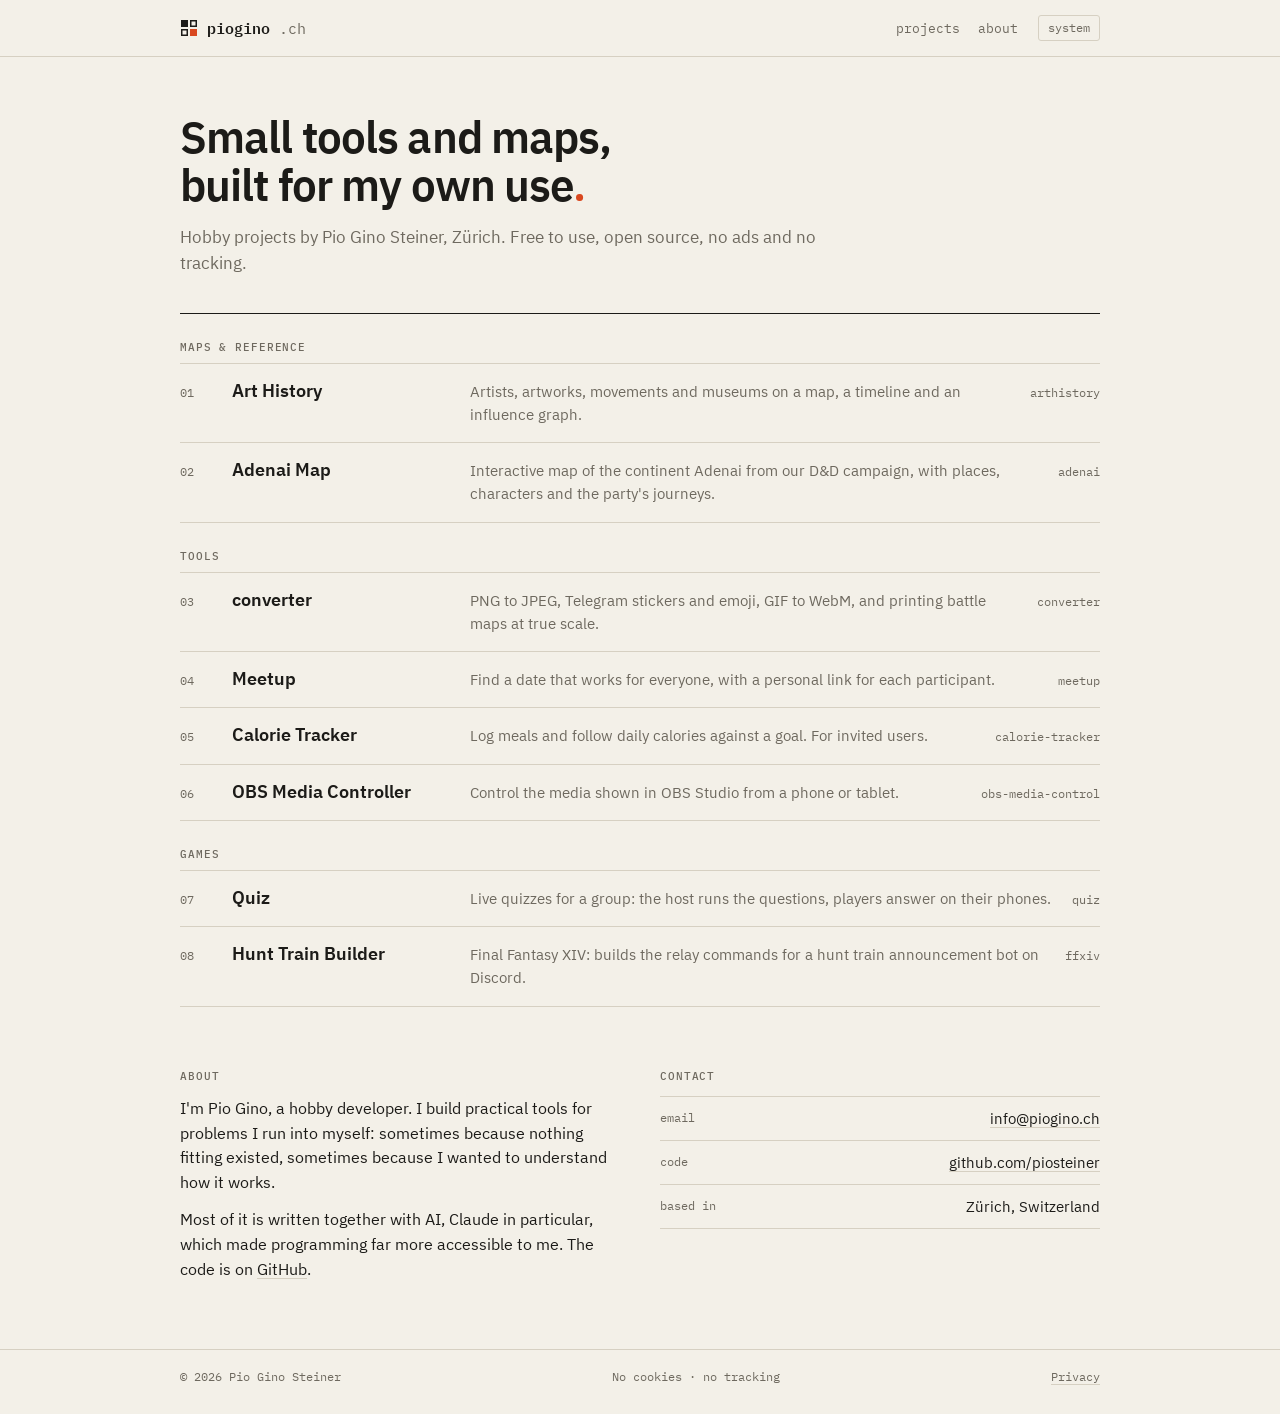
<file: index.html>
<!doctype html>
<html lang="en">
<head>
  <meta charset="utf-8">
  <meta name="viewport" content="width=device-width, initial-scale=1">
  <title>piogino.ch</title>
  <meta name="description" content="Pio Gino Steiner's hobby projects: art history map, D&amp;D campaign map, file converters, meetup planner and more.">
  <link rel="canonical" href="https://piogino.ch/">
  <link rel="icon" href="/assets/icon.svg" type="image/svg+xml">
  <meta name="theme-color" content="#f3f0e8" media="(prefers-color-scheme: light)">
  <meta name="theme-color" content="#151412" media="(prefers-color-scheme: dark)">
  <link rel="stylesheet" href="/assets/site.css">
  <script>try{var t=localStorage.getItem('preferred-theme');if(t==='light'||t==='dark')document.documentElement.dataset.theme=t}catch(e){}</script>
</head>
<body>
  <header class="site-head">
    <div class="wrap">
      <a class="mark" href="/"><svg viewBox="0 0 18 18" aria-hidden="true"><rect x="1" y="1" width="7" height="7" fill="currentColor"/><rect x="10.75" y="1.75" width="5.5" height="5.5" fill="none" stroke="currentColor" stroke-width="1.5"/><rect x="1.75" y="10.75" width="5.5" height="5.5" fill="none" stroke="currentColor" stroke-width="1.5"/><rect x="10" y="10" width="7" height="7" fill="var(--accent)"/></svg>piogino<span>.ch</span></a>
      <nav class="head-nav" aria-label="Sections">
        <a href="#projects">projects</a>
        <a href="#about">about</a>
      </nav>
      <button class="theme-btn" type="button">system</button>
    </div>
  </header>

  <main class="wrap">
    <div class="intro">
      <h1>Small tools and maps,<br>built for my own use<span class="accent">.</span></h1>
      <p>Hobby projects by Pio Gino Steiner, Zürich. Free to use, open source, no ads and no tracking.</p>
    </div>

    <ol class="index" id="projects">
      <li class="index-group">Maps &amp; reference</li>
      <li><a href="https://arthistory.piogino.ch">
        <span class="n">01</span>
        <span class="t">Art History</span>
        <span class="d">Artists, artworks, movements and museums on a map, a timeline and an influence graph.</span>
        <span class="w">arthistory</span>
      </a></li>
      <li><a href="https://adenai.piogino.ch">
        <span class="n">02</span>
        <span class="t">Adenai Map</span>
        <span class="d">Interactive map of the continent Adenai from our D&amp;D campaign, with places, characters and the party's journeys.</span>
        <span class="w">adenai</span>
      </a></li>

      <li class="index-group">Tools</li>
      <li><a href="https://converter.piogino.ch">
        <span class="n">03</span>
        <span class="t">converter</span>
        <span class="d">PNG to JPEG, Telegram stickers and emoji, GIF to WebM, and printing battle maps at true scale.</span>
        <span class="w">converter</span>
      </a></li>
      <li><a href="https://meetup.piogino.ch">
        <span class="n">04</span>
        <span class="t">Meetup</span>
        <span class="d">Find a date that works for everyone, with a personal link for each participant.</span>
        <span class="w">meetup</span>
      </a></li>
      <li><a href="https://calorie-tracker.piogino.ch">
        <span class="n">05</span>
        <span class="t">Calorie Tracker</span>
        <span class="d">Log meals and follow daily calories against a goal. For invited users.</span>
        <span class="w">calorie-tracker</span>
      </a></li>
      <li><a href="https://obs-media-control.piogino.ch">
        <span class="n">06</span>
        <span class="t">OBS Media Controller</span>
        <span class="d">Control the media shown in OBS Studio from a phone or tablet.</span>
        <span class="w">obs-media-control</span>
      </a></li>

      <li class="index-group">Games</li>
      <li><a href="https://quiz.piogino.ch">
        <span class="n">07</span>
        <span class="t">Quiz</span>
        <span class="d">Live quizzes for a group: the host runs the questions, players answer on their phones.</span>
        <span class="w">quiz</span>
      </a></li>
      <li><a href="https://piosteiner.github.io/Light-Trains-bot-command-generator/">
        <span class="n">08</span>
        <span class="t">Hunt Train Builder</span>
        <span class="d">Final Fantasy XIV: builds the relay commands for a hunt train announcement bot on Discord.</span>
        <span class="w">ffxiv</span>
      </a></li>
    </ol>

    <section class="about" id="about">
      <div>
        <h2>About</h2>
        <p>I'm Pio Gino, a hobby developer. I build practical tools for problems I run into myself: sometimes because
          nothing fitting existed, sometimes because I wanted to understand how it works.</p>
        <p>Most of it is written together with AI, Claude in particular, which made programming far more accessible
          to me. The code is on <a href="https://github.com/piosteiner">GitHub</a>.</p>
      </div>
      <div>
        <h2>Contact</h2>
        <ul class="facts">
          <li><span>email</span><a href="mailto:info@piogino.ch">info@piogino.ch</a></li>
          <li><span>code</span><a href="https://github.com/piosteiner">github.com/piosteiner</a></li>
          <li><span>based in</span><span>Zürich, Switzerland</span></li>
        </ul>
      </div>
    </section>
  </main>

  <footer class="site-foot">
    <div class="wrap">
      <span>© 2026 Pio Gino Steiner</span>
      <span>No cookies · no tracking</span>
      <a href="/privacy.html">Privacy</a>
    </div>
  </footer>

  <script src="/assets/site.js"></script>
</body>
</html>
</file>
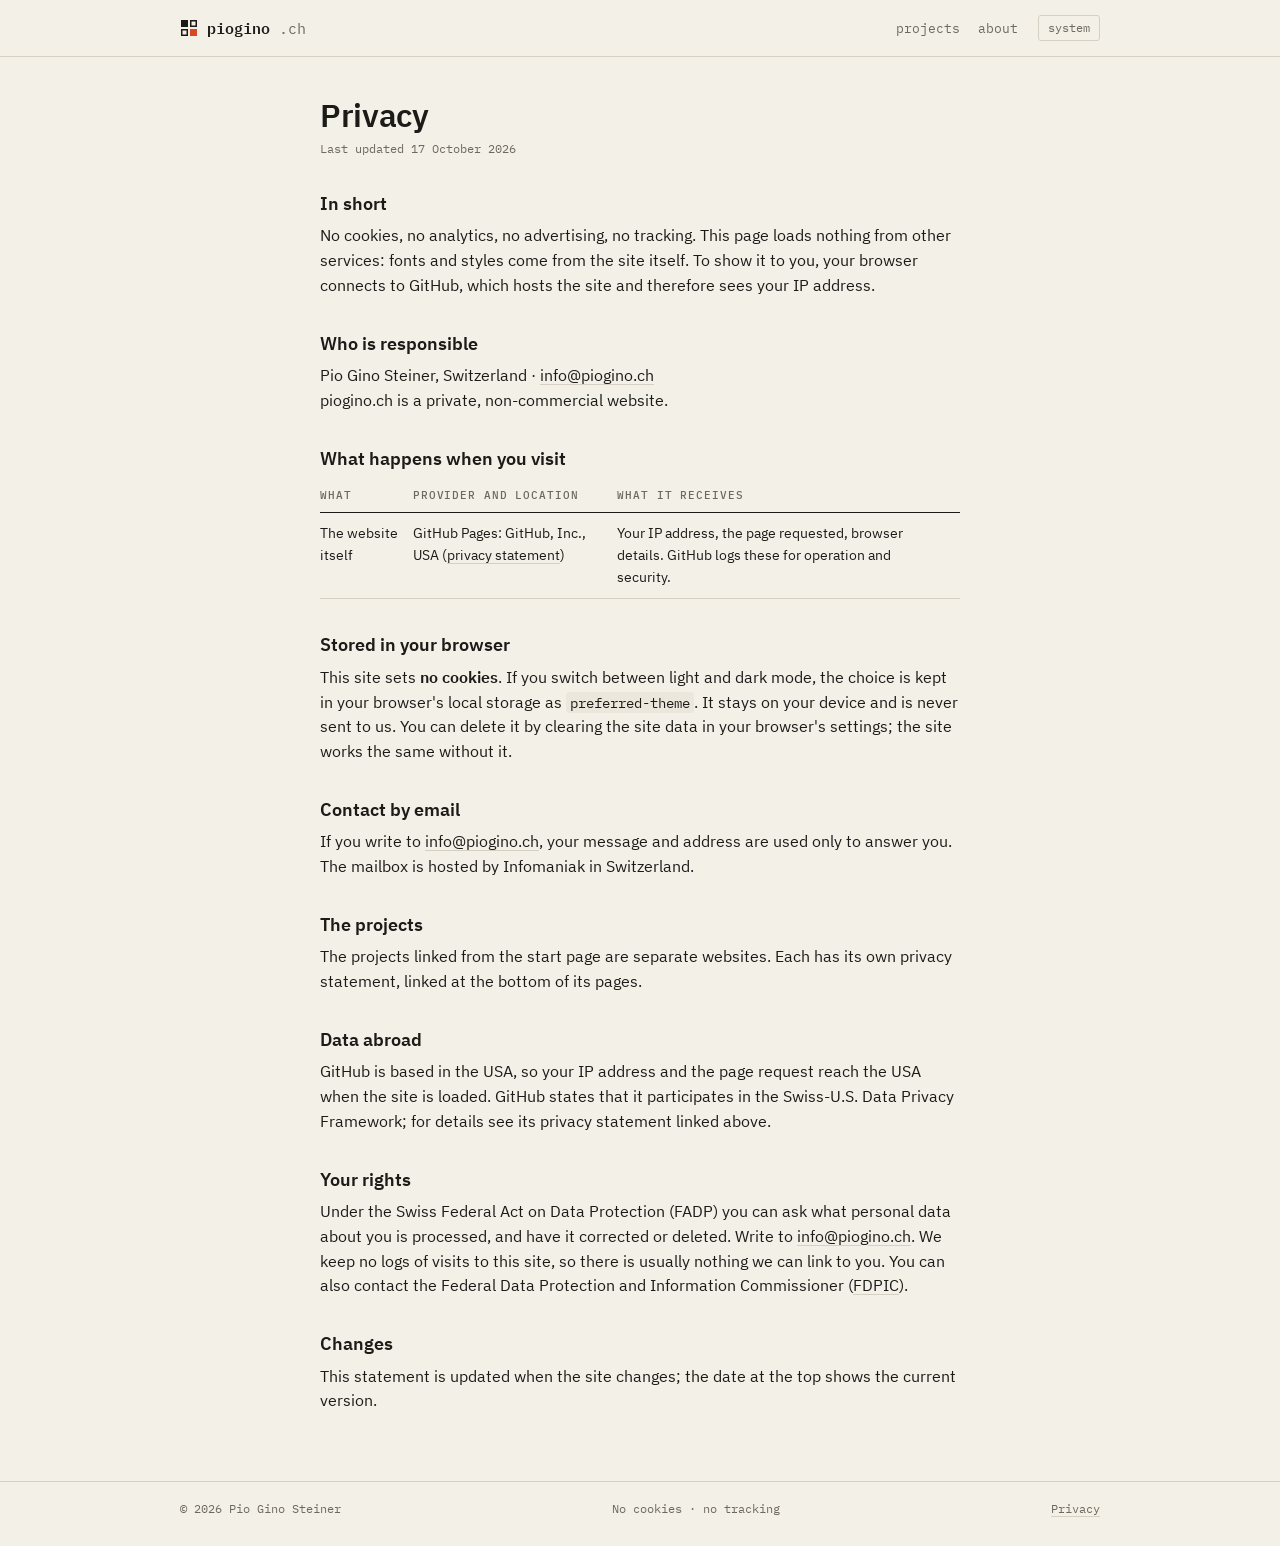
<file: privacy.html>
<!doctype html>
<html lang="en">
<head>
  <meta charset="utf-8">
  <meta name="viewport" content="width=device-width, initial-scale=1">
  <title>Privacy · piogino.ch</title>
  <meta name="description" content="What piogino.ch does with your data: no cookies, no analytics, no tracking.">
  <link rel="canonical" href="https://piogino.ch/privacy.html">
  <link rel="icon" href="/assets/icon.svg" type="image/svg+xml">
  <meta name="theme-color" content="#f3f0e8" media="(prefers-color-scheme: light)">
  <meta name="theme-color" content="#151412" media="(prefers-color-scheme: dark)">
  <link rel="stylesheet" href="/assets/site.css">
  <script>try{var t=localStorage.getItem('preferred-theme');if(t==='light'||t==='dark')document.documentElement.dataset.theme=t}catch(e){}</script>
</head>
<body>
  <!-- Privacy statement (Swiss FADP / nDSG Art. 19, Telecommunications Act Art. 45c). Keep it in step with reality:
       when a service, a stored value or the hosting changes, update this page and its date. -->
  <header class="site-head">
    <div class="wrap">
      <a class="mark" href="/"><svg viewBox="0 0 18 18" aria-hidden="true"><rect x="1" y="1" width="7" height="7" fill="currentColor"/><rect x="10.75" y="1.75" width="5.5" height="5.5" fill="none" stroke="currentColor" stroke-width="1.5"/><rect x="1.75" y="10.75" width="5.5" height="5.5" fill="none" stroke="currentColor" stroke-width="1.5"/><rect x="10" y="10" width="7" height="7" fill="var(--accent)"/></svg>piogino<span>.ch</span></a>
      <nav class="head-nav" aria-label="Sections">
        <a href="/#projects">projects</a>
        <a href="/#about">about</a>
      </nav>
      <button class="theme-btn" type="button">system</button>
    </div>
  </header>

  <main class="wrap prose">
    <h1>Privacy</h1>
    <p class="updated">Last updated 17 October 2026</p>

    <h2>In short</h2>
    <p>No cookies, no analytics, no advertising, no tracking. This page loads nothing from other services: fonts and
      styles come from the site itself. To show it to you, your browser connects to GitHub, which hosts the site and
      therefore sees your IP address.</p>

    <h2>Who is responsible</h2>
    <p>Pio Gino Steiner, Switzerland · <a href="mailto:info@piogino.ch">info@piogino.ch</a><br>
      piogino.ch is a private, non-commercial website.</p>

    <h2>What happens when you visit</h2>
    <div class="table-wrap"><table>
      <thead><tr><th>What</th><th>Provider and location</th><th>What it receives</th></tr></thead>
      <tbody>
        <tr><td>The website itself</td>
          <td>GitHub Pages: GitHub, Inc., USA (<a href="https://docs.github.com/en/site-policy/privacy-policies/github-general-privacy-statement" target="_blank" rel="noopener">privacy statement</a>)</td>
          <td>Your IP address, the page requested, browser details. GitHub logs these for operation and security.</td></tr>
      </tbody>
    </table></div>

    <h2>Stored in your browser</h2>
    <p>This site sets <strong>no cookies</strong>. If you switch between light and dark mode, the choice is kept in your
      browser's local storage as <code>preferred-theme</code>. It stays on your device and is never sent to us. You can
      delete it by clearing the site data in your browser's settings; the site works the same without it.</p>

    <h2>Contact by email</h2>
    <p>If you write to <a href="mailto:info@piogino.ch">info@piogino.ch</a>, your message and address are used only to
      answer you. The mailbox is hosted by Infomaniak in Switzerland.</p>

    <h2>The projects</h2>
    <p>The projects linked from the start page are separate websites. Each has its own privacy statement, linked at the
      bottom of its pages.</p>

    <h2>Data abroad</h2>
    <p>GitHub is based in the USA, so your IP address and the page request reach the USA when the site is loaded. GitHub
      states that it participates in the Swiss-U.S. Data Privacy Framework; for details see its privacy statement linked
      above.</p>

    <h2>Your rights</h2>
    <p>Under the Swiss Federal Act on Data Protection (FADP) you can ask what personal data about you is processed, and
      have it corrected or deleted. Write to <a href="mailto:info@piogino.ch">info@piogino.ch</a>. We keep no logs of
      visits to this site, so there is usually nothing we can link to you. You can also contact the Federal Data
      Protection and Information Commissioner (<a href="https://www.edoeb.admin.ch" target="_blank" rel="noopener">FDPIC</a>).</p>

    <h2>Changes</h2>
    <p>This statement is updated when the site changes; the date at the top shows the current version.</p>
  </main>

  <footer class="site-foot">
    <div class="wrap">
      <span>© 2026 Pio Gino Steiner</span>
      <span>No cookies · no tracking</span>
      <a href="/privacy.html" aria-current="page">Privacy</a>
    </div>
  </footer>

  <script src="/assets/site.js"></script>
</body>
</html>
</file>
<file: assets/site.css>
/* piogino.ch — same visual language as converter.piogino.ch. */

/* IBM Plex, served from this site (SIL Open Font License, see assets/fonts/OFL.txt). */
@font-face { font-family: "IBM Plex Sans"; font-weight: 400; font-style: normal; font-display: swap; src: url("/assets/fonts/ibm-plex-sans-400.woff2") format("woff2"); }
@font-face { font-family: "IBM Plex Sans"; font-weight: 500; font-style: normal; font-display: swap; src: url("/assets/fonts/ibm-plex-sans-500.woff2") format("woff2"); }
@font-face { font-family: "IBM Plex Sans"; font-weight: 600; font-style: normal; font-display: swap; src: url("/assets/fonts/ibm-plex-sans-600.woff2") format("woff2"); }
@font-face { font-family: "IBM Plex Mono"; font-weight: 400; font-style: normal; font-display: swap; src: url("/assets/fonts/ibm-plex-mono-400.woff2") format("woff2"); }
@font-face { font-family: "IBM Plex Mono"; font-weight: 500; font-style: normal; font-display: swap; src: url("/assets/fonts/ibm-plex-mono-500.woff2") format("woff2"); }
@font-face { font-family: "IBM Plex Mono"; font-weight: 600; font-style: normal; font-display: swap; src: url("/assets/fonts/ibm-plex-mono-600.woff2") format("woff2"); }

:root {
  --paper: #f3f0e8;
  --paper-2: #ebe7dc;
  --ink: #1c1b18;
  --muted: #6e695f;
  --rule: #d6d0c2;
  --accent: #d9481f;

  --sans: "IBM Plex Sans", system-ui, -apple-system, "Segoe UI", sans-serif;
  --mono: "IBM Plex Mono", ui-monospace, "SF Mono", Menlo, Consolas, monospace;
  --radius: 3px;
  --page: 960px;
  color-scheme: light;
}

@media (prefers-color-scheme: dark) {
  :root:not([data-theme="light"]) {
    --paper: #151412;
    --paper-2: #1d1c19;
    --ink: #ebe6da;
    --muted: #9b958a;
    --rule: #34312b;
    --accent: #ff6a3d;
    color-scheme: dark;
  }
}
:root[data-theme="dark"] {
  --paper: #151412;
  --paper-2: #1d1c19;
  --ink: #ebe6da;
  --muted: #9b958a;
  --rule: #34312b;
  --accent: #ff6a3d;
  color-scheme: dark;
}

*, *::before, *::after { box-sizing: border-box; }
html { -webkit-text-size-adjust: 100%; }
body {
  margin: 0;
  background: var(--paper);
  color: var(--ink);
  font: 400 16px/1.55 var(--sans);
  -webkit-font-smoothing: antialiased;
}
a { color: inherit; text-decoration-color: var(--rule); text-underline-offset: 3px; }
a:hover { text-decoration-color: var(--accent); }
:focus-visible { outline: 2px solid var(--accent); outline-offset: 2px; }
.wrap { max-width: var(--page); margin: 0 auto; padding: 0 20px; }

/* ---------- header ---------- */

.site-head { border-bottom: 1px solid var(--rule); }
.site-head .wrap { display: flex; align-items: center; gap: 20px; min-height: 56px; }
.mark { display: inline-flex; align-items: center; gap: 9px; font: 600 15px/1 var(--mono); text-decoration: none; }
.mark svg { width: 18px; height: 18px; flex: none; }
.mark span { color: var(--muted); font-weight: 400; }
.head-nav { display: flex; gap: 18px; margin-left: auto; font: 400 13px/1 var(--mono); }
.head-nav a { color: var(--muted); text-decoration: none; }
.head-nav a:hover, .head-nav a[aria-current] { color: var(--ink); }
.theme-btn {
  font: 400 12px/1 var(--mono); color: var(--muted);
  background: none; border: 1px solid var(--rule); border-radius: var(--radius);
  padding: 6px 8px; cursor: pointer; min-width: 62px;
}
.theme-btn:hover { color: var(--ink); border-color: var(--muted); }

/* ---------- landing ---------- */

.intro { padding: 56px 0 36px; max-width: 680px; }
.intro h1 { font: 600 clamp(30px, 6vw, 44px)/1.08 var(--sans); letter-spacing: -0.02em; margin: 0 0 16px; }
.intro p { margin: 0; color: var(--muted); font-size: 17px; }
.intro .accent { color: var(--accent); }

.index { list-style: none; margin: 0; padding: 0; border-top: 1px solid var(--ink); }
.index-group {
  font: 500 11px/1 var(--mono); text-transform: uppercase; letter-spacing: 0.08em; color: var(--muted);
  padding: 28px 0 10px; border-bottom: 1px solid var(--rule);
}
.index a {
  display: grid; grid-template-columns: 34px minmax(150px, 220px) 1fr auto; gap: 4px 18px; align-items: baseline;
  padding: 16px 0; border-bottom: 1px solid var(--rule); text-decoration: none;
}
.index a:hover .t { color: var(--accent); }
.index .n { font: 400 12px/1 var(--mono); color: var(--muted); }
.index .t { font: 600 18px/1.25 var(--sans); }
.index .d { color: var(--muted); font-size: 15px; }
.index .w { font: 400 12px/1 var(--mono); color: var(--muted); white-space: nowrap; }
@media (max-width: 680px) {
  .index a { grid-template-columns: 34px 1fr; }
  .index .d, .index .w { grid-column: 2; }
}

.about { display: grid; grid-template-columns: 1fr 1fr; gap: 40px; padding: 64px 0 56px; }
.about h2 { font: 500 11px/1 var(--mono); text-transform: uppercase; letter-spacing: 0.08em; color: var(--muted); margin: 0 0 14px; }
.about p { margin: 0 0 12px; }
.facts { list-style: none; margin: 0; padding: 0; border-top: 1px solid var(--rule); font-size: 15px; }
.facts li { display: flex; justify-content: space-between; gap: 16px; padding: 10px 0; border-bottom: 1px solid var(--rule); }
.facts li span:first-child { font: 400 12px/1.9 var(--mono); color: var(--muted); }
@media (max-width: 680px) { .about { grid-template-columns: 1fr; gap: 28px; } }

/* ---------- text pages (privacy) ---------- */

.prose { max-width: 680px; padding-top: 40px; padding-bottom: 56px; }
.prose h1 { font: 600 32px/1.15 var(--sans); letter-spacing: -0.01em; margin: 0 0 6px; }
.prose h2 { font: 600 18px/1.3 var(--sans); margin: 34px 0 8px; }
.prose p, .prose ul { margin: 0 0 12px; }
.prose ul { padding-left: 20px; }
.prose code { font: 400 0.9em var(--mono); background: var(--paper-2); padding: 1px 4px; border-radius: var(--radius); }
.prose .updated { font: 400 12px/1.5 var(--mono); color: var(--muted); margin-bottom: 26px; }
.table-wrap { overflow-x: auto; margin: 0 0 12px; }
.prose table { border-collapse: collapse; width: 100%; font-size: 14px; }
.prose th, .prose td { text-align: left; vertical-align: top; padding: 10px 12px 10px 0; border-bottom: 1px solid var(--rule); }
.prose th { font: 500 11px/1.3 var(--mono); text-transform: uppercase; letter-spacing: 0.08em; color: var(--muted); border-bottom-color: var(--ink); }
@media (max-width: 560px) { .prose th, .prose td { min-width: 9em; } }

/* ---------- footer ---------- */

.site-foot { border-top: 1px solid var(--rule); font: 400 12px/1.5 var(--mono); color: var(--muted); }
.site-foot .wrap { display: flex; justify-content: space-between; gap: 12px; flex-wrap: wrap; padding-top: 18px; padding-bottom: 28px; }
</file>
